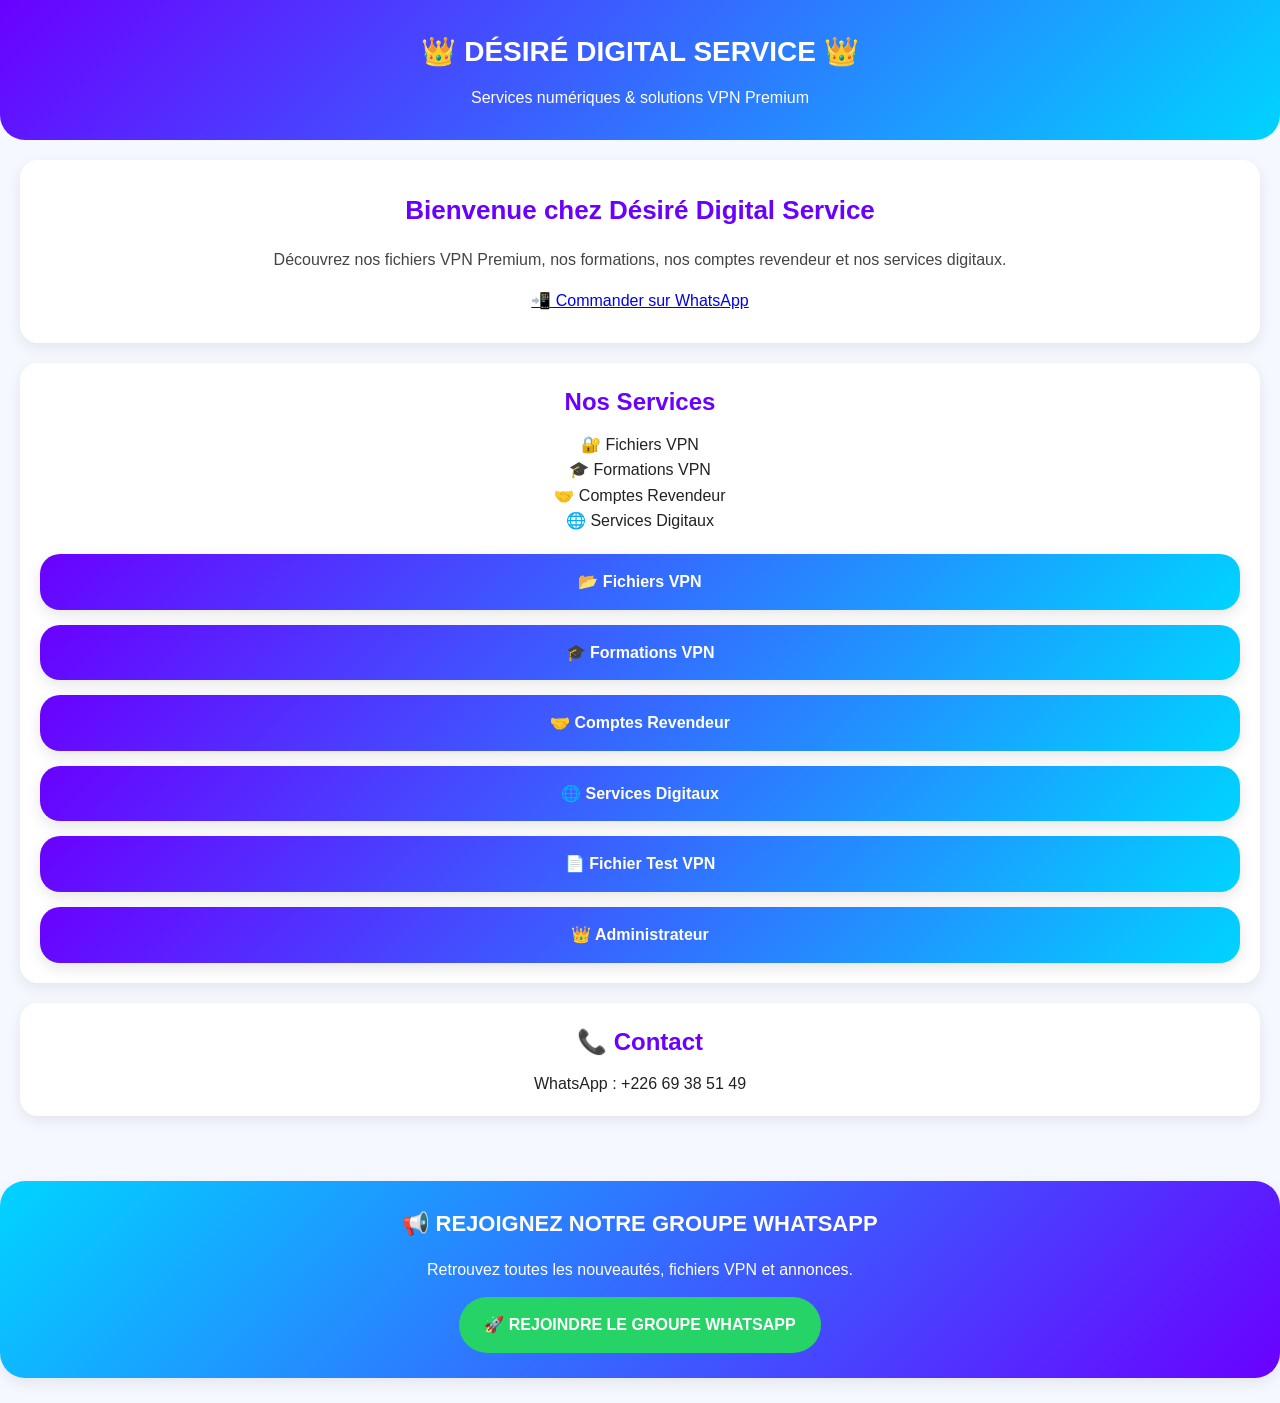
<file: index.html>
<!DOCTYPE html>
<html lang="fr">

<head>

    <meta charset="UTF-8">
    <meta name="viewport" content="width=device-width, initial-scale=1.0">

    <title>Désiré Digital Service</title>

    <link rel="stylesheet" href="style.css">

</head>

<body>

<header>

    <h1>👑 DÉSIRÉ DIGITAL SERVICE 👑</h1>

    <p>Services numériques & solutions VPN Premium</p>

</header>


<main>

    <section class="hero">

        <h2>Bienvenue chez Désiré Digital Service</h2>

        <p>
            Découvrez nos fichiers VPN Premium, nos formations,
            nos comptes revendeur et nos services digitaux.
        </p>

        <a href="https://wa.me/22669385149" class="btn-whatsapp">
            📲 Commander sur WhatsApp
        </a>

    </section>


    <section class="services">

        <h2>Nos Services</h2>

        <p>
            🔐 Fichiers VPN<br>
            🎓 Formations VPN<br>
            🤝 Comptes Revendeur<br>
            🌐 Services Digitaux
        </p>


        <div class="category-menu">

            <a href="services/vpn-pro/index.html">
                📂 Fichiers VPN
            </a>

            <a href="services/formations-pro/index.html">
                🎓 Formations VPN
            </a>

            <a href="services/revendeur-pro/index.html">
                🤝 Comptes Revendeur
            </a>

            <a href="services/digital-pro/index.html">
                🌐 Services Digitaux
          <a href="services/fichier-test-pro/index.html">
    📄 Fichier Test VPN
</a>

        <a href="admin/login.html">
    👑 Administrateur
</a>

    </section>


    <section class="contact">

        <h2>📞 Contact</h2>

        <p>
            WhatsApp : +226 69 38 51 49
        </p>

    </section>

</main>


<div id="whatsapp-container"></div>

<script src="script.js"></script>

<script>
fetch("assets/groupe.html")
.then(response => response.text())
.then(data => {
    document.getElementById("whatsapp-container").innerHTML = data;
});
</script>

</body>

</html>
</file>
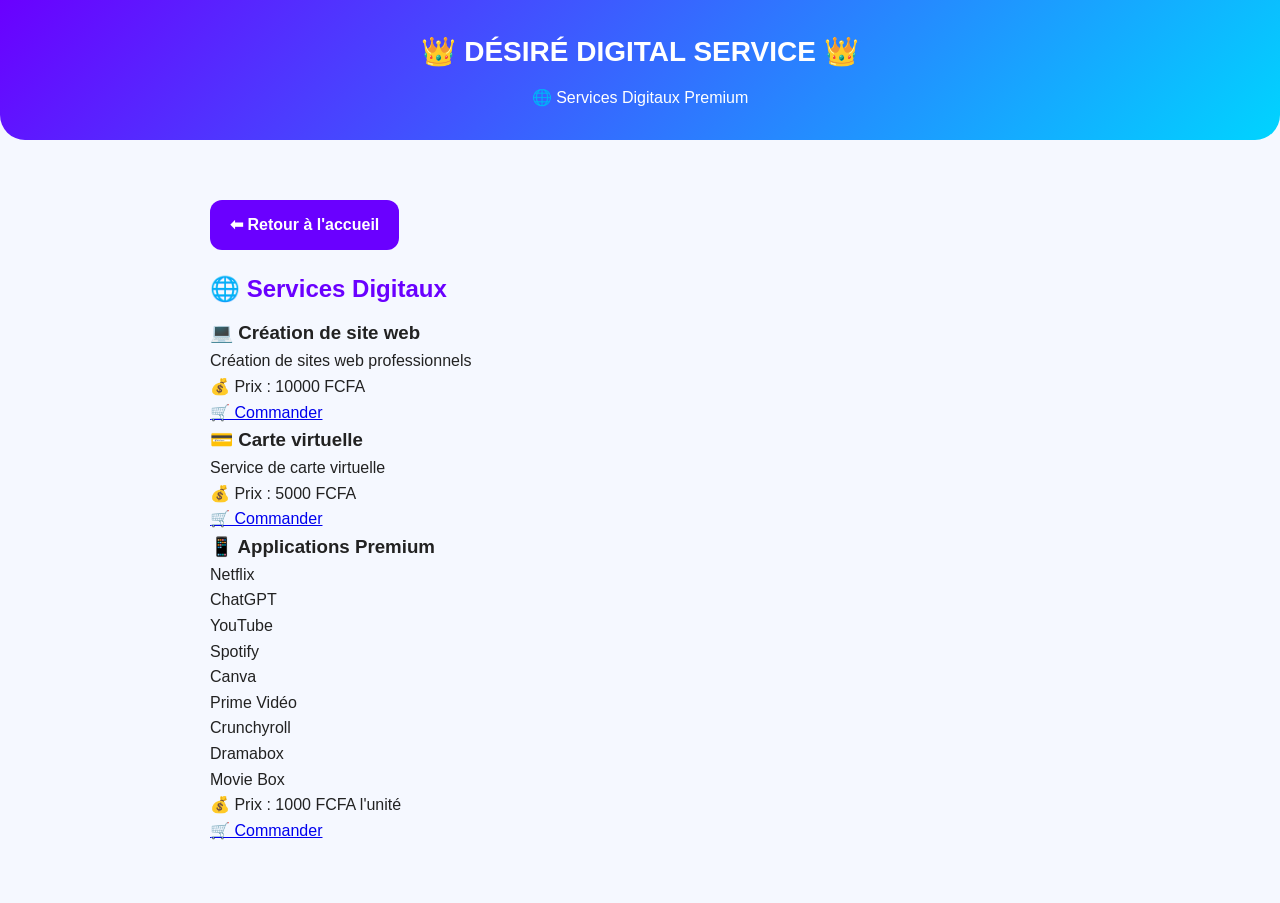
<file: services/digital-pro/index.html>
<!DOCTYPE html>
<html lang="fr">

<head>

<meta charset="UTF-8">
<meta name="viewport" content="width=device-width, initial-scale=1.0">

<title>Services Digitaux | Désiré Digital Service</title>

<link rel="stylesheet" href="../../style.css">

</head>


<body>


<header>

<h1>👑 DÉSIRÉ DIGITAL SERVICE 👑</h1>

<p>🌐 Services Digitaux Premium</p>

</header>



<main class="category-page">


<a href="../../index.html" class="back-btn">
⬅ Retour à l'accueil
</a>


<h2>🌐 Services Digitaux</h2>



<div class="digital-card">

<h3>💻 Création de site web</h3>

<p>Création de sites web professionnels</p>

<p>💰 Prix : 10000 FCFA</p>

<a href="#" onclick="commander('Création de site web'); return false;">
🛒 Commander
</a>

</div>



<div class="digital-card">

<h3>💳 Carte virtuelle</h3>

<p>Service de carte virtuelle</p>

<p>💰 Prix : 5000 FCFA</p>

<a href="#" onclick="commander('Carte virtuelle'); return false;">
🛒 Commander
</a>

</div>



<div class="digital-card">

<h3>📱 Applications Premium</h3>

<p>Netflix</p>

<p>ChatGPT</p>

<p>YouTube</p>

<p>Spotify</p>

<p>Canva</p>

<p>Prime Vidéo</p>

<p>Crunchyroll</p>

<p>Dramabox</p>

<p>Movie Box</p>

<p>💰 Prix : 1000 FCFA l'unité</p>

<a href="#" onclick="commander('Applications Premium'); return false;">
🛒 Commander
</a>

</div>



</main>



<script src="../../assets/config.js"></script>

<script>

if (servicesConfig.digital.status === "Indisponible") {

    document.querySelector(".category-page").innerHTML +=
    "<p style='color:red;text-align:center;'>❌ Service temporairement indisponible</p>";

}

</script>


<script src="../../script.js"></script>


</body>

</html>
</file>
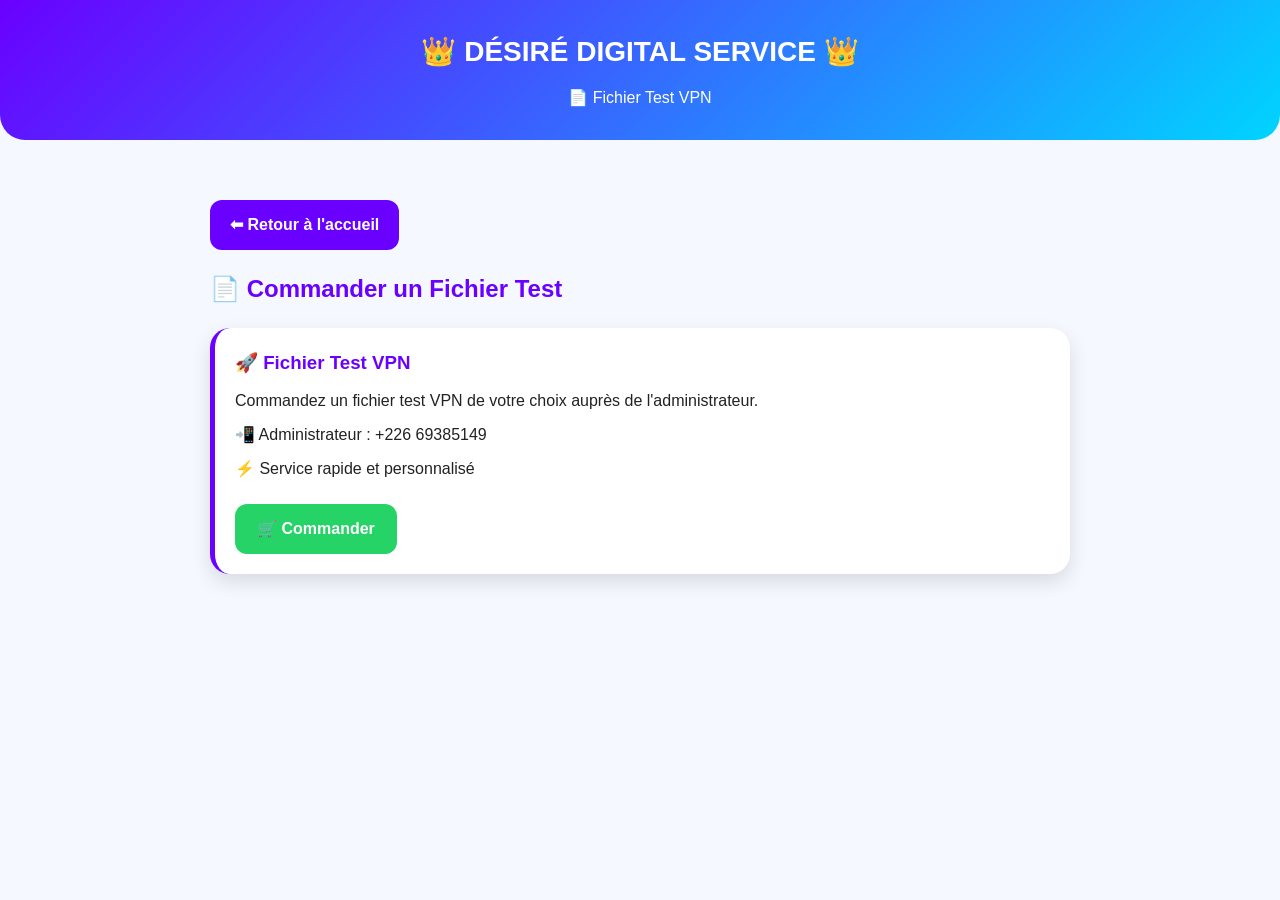
<file: services/fichier-test-pro/index.html>
<!DOCTYPE html>
<html lang="fr">

<head>

<meta charset="UTF-8">
<meta name="viewport" content="width=device-width, initial-scale=1.0">

<title>Fichier Test VPN | Désiré Digital Service</title>

<link rel="stylesheet" href="../../style.css">

</head>


<body>


<header>

<h1>👑 DÉSIRÉ DIGITAL SERVICE 👑</h1>

<p>📄 Fichier Test VPN</p>

</header>



<main class="category-page">


<a href="../../index.html" class="back-btn">
⬅ Retour à l'accueil
</a>


<h2>📄 Commander un Fichier Test</h2>



<div class="vpn-card">


<h3>🚀 Fichier Test VPN</h3>


<p>
Commandez un fichier test VPN de votre choix auprès de l'administrateur.
</p>


<p>
📲 Administrateur : +226 69385149
</p>


<p>
⚡ Service rapide et personnalisé
</p>


<a href="#" onclick="commander('Fichier Test VPN'); return false;">
🛒 Commander
</a>


</div>


</main>



<script src="../../assets/config.js"></script>

<script>

if (servicesConfig.test.status === "Indisponible") {

    document.querySelector(".category-page").innerHTML +=
    "<p style='color:red;text-align:center;'>❌ Service temporairement indisponible</p>";

}

</script>


<script src="../../script.js"></script>


</body>

</html>
</file>
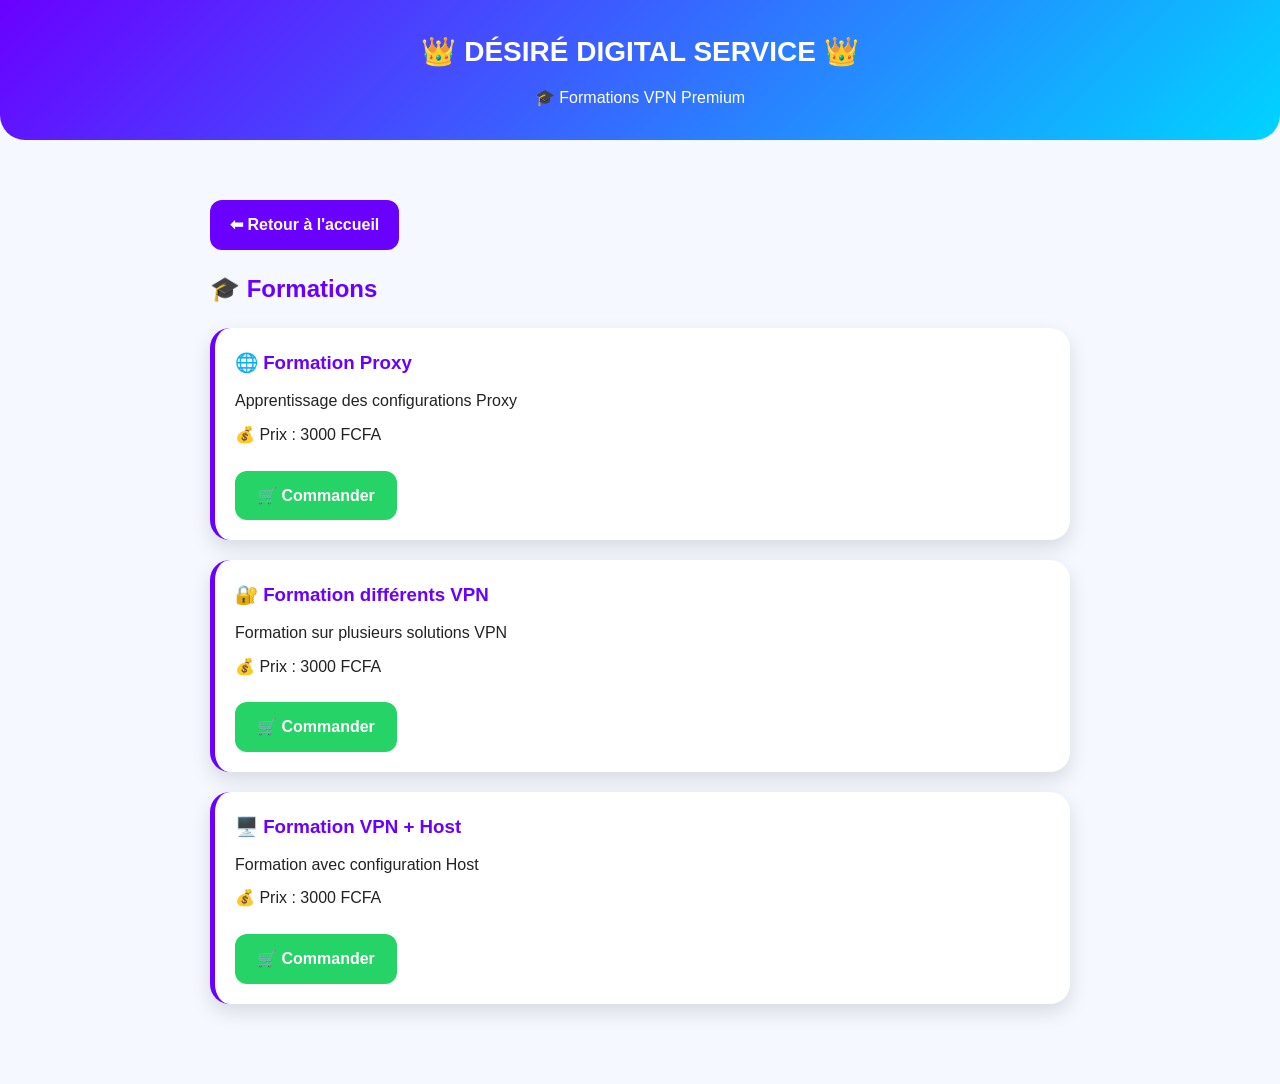
<file: services/formations-pro/index.html>
<!DOCTYPE html>
<html lang="fr">

<head>

<meta charset="UTF-8">
<meta name="viewport" content="width=device-width, initial-scale=1.0">

<title>Formations VPN | Désiré Digital Service</title>

<link rel="stylesheet" href="../../style.css">

</head>


<body>


<header>

<h1>👑 DÉSIRÉ DIGITAL SERVICE 👑</h1>

<p>🎓 Formations VPN Premium</p>

</header>



<main class="category-page">


<a href="../../index.html" class="back-btn">
⬅ Retour à l'accueil
</a>


<h2>🎓 Formations</h2>



<div class="vpn-card">

<h3>🌐 Formation Proxy</h3>

<p>Apprentissage des configurations Proxy</p>

<p>💰 Prix : 3000 FCFA</p>

<a href="#" onclick="commander('Formation Proxy'); return false;">
🛒 Commander
</a>

</div>



<div class="vpn-card">

<h3>🔐 Formation différents VPN</h3>

<p>Formation sur plusieurs solutions VPN</p>

<p>💰 Prix : 3000 FCFA</p>

<a href="#" onclick="commander('Formation différents VPN'); return false;">
🛒 Commander
</a>

</div>



<div class="vpn-card">

<h3>🖥️ Formation VPN + Host</h3>

<p>Formation avec configuration Host</p>

<p>💰 Prix : 3000 FCFA</p>

<a href="#" onclick="commander('Formation VPN + Host'); return false;">
🛒 Commander
</a>

</div>



</main>



<script src="../../assets/config.js"></script>

<script>

if (servicesConfig.formation.status === "Indisponible") {

    document.querySelector(".category-page").innerHTML +=
    "<p style='color:red;text-align:center;'>❌ Service temporairement indisponible</p>";

}

</script>


<script src="../../script.js"></script>


</body>

</html>
</file>
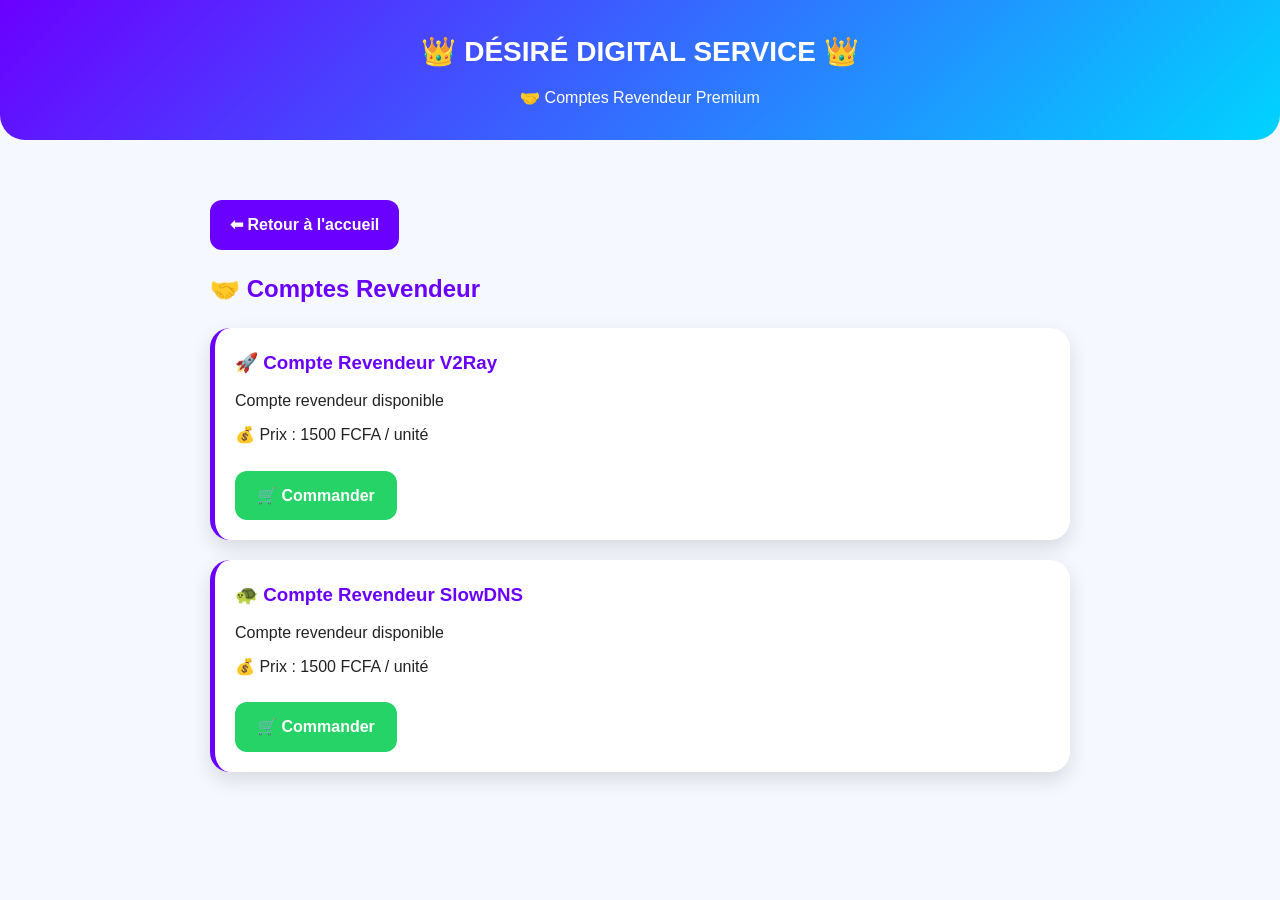
<file: services/revendeur-pro/index.html>
<!DOCTYPE html>
<html lang="fr">

<head>

<meta charset="UTF-8">
<meta name="viewport" content="width=device-width, initial-scale=1.0">

<title>Comptes Revendeur | Désiré Digital Service</title>

<link rel="stylesheet" href="../../style.css">

</head>


<body>


<header>

<h1>👑 DÉSIRÉ DIGITAL SERVICE 👑</h1>

<p>🤝 Comptes Revendeur Premium</p>

</header>



<main class="category-page">


<a href="../../index.html" class="back-btn">
⬅ Retour à l'accueil
</a>


<h2>🤝 Comptes Revendeur</h2>



<div class="vpn-card">

<h3>🚀 Compte Revendeur V2Ray</h3>

<p>Compte revendeur disponible</p>

<p>💰 Prix : 1500 FCFA / unité</p>

<a href="#" onclick="commander('Compte Revendeur V2Ray'); return false;">
🛒 Commander
</a>

</div>



<div class="vpn-card">

<h3>🐢 Compte Revendeur SlowDNS</h3>

<p>Compte revendeur disponible</p>

<p>💰 Prix : 1500 FCFA / unité</p>

<a href="#" onclick="commander('Compte Revendeur SlowDNS'); return false;">
🛒 Commander
</a>

</div>



</main>



<script src="../../assets/config.js"></script>

<script>

if (servicesConfig.revendeur.status === "Indisponible") {

    document.querySelector(".category-page").innerHTML +=
    "<p style='color:red;text-align:center;'>❌ Service temporairement indisponible</p>";

}

</script>


<script src="../../script.js"></script>


</body>

</html>
</file>
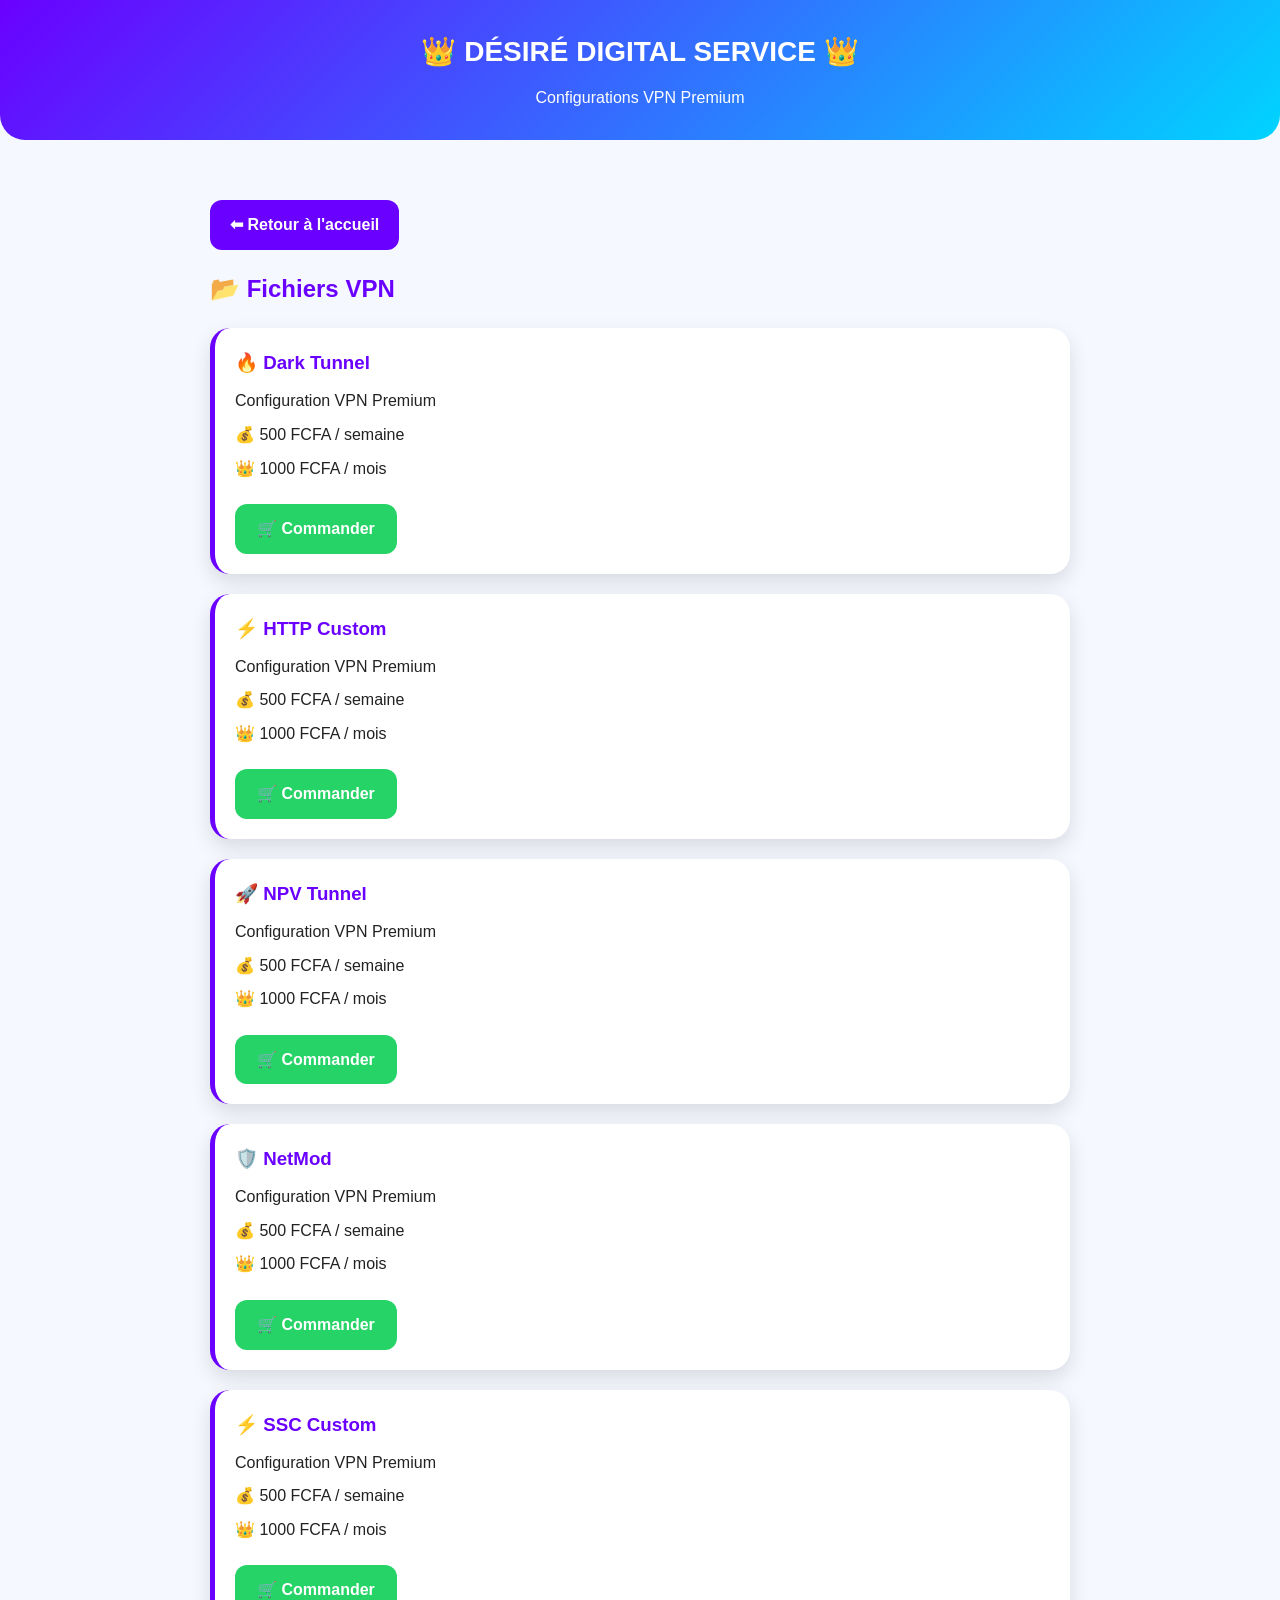
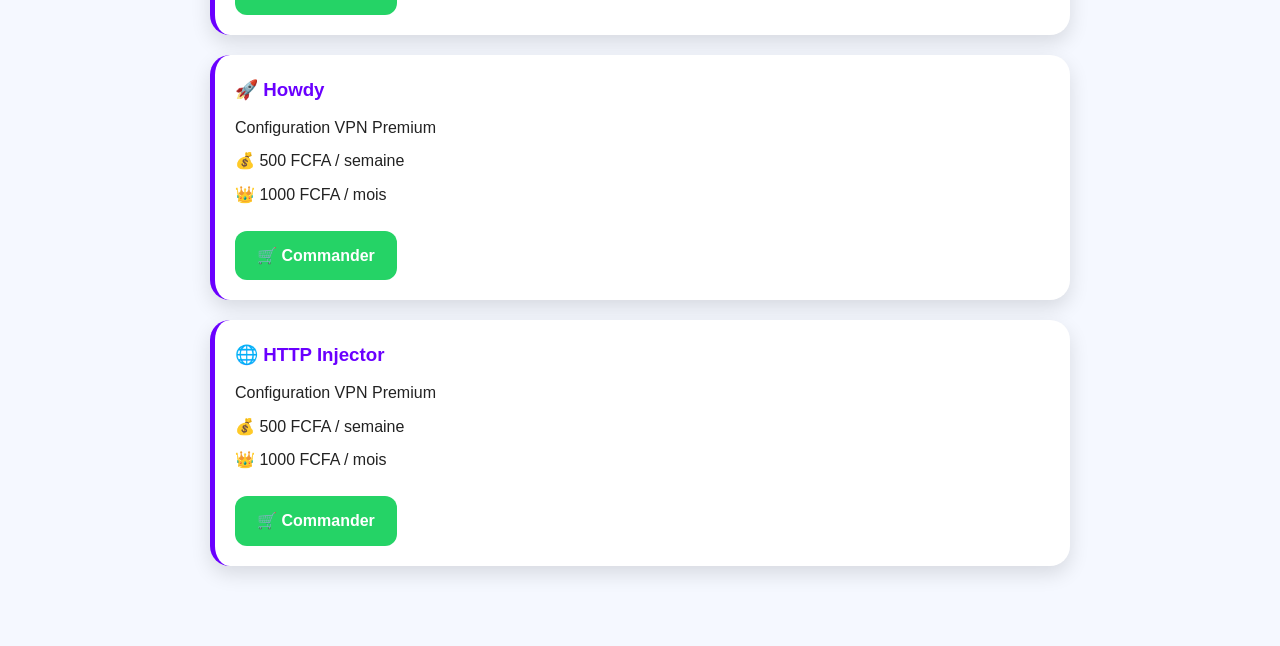
<file: services/vpn-pro/index.html>
<!DOCTYPE html>
<html lang="fr">

<head>

<meta charset="UTF-8">
<meta name="viewport" content="width=device-width, initial-scale=1.0">

<title>Fichiers VPN | Désiré Digital Service</title>

<link rel="stylesheet" href="../../style.css">

</head>


<body>


<header>

<h1>👑 DÉSIRÉ DIGITAL SERVICE 👑</h1>

<p>Configurations VPN Premium</p>

</header>



<main class="category-page">


<a href="../../index.html" class="back-btn">
⬅ Retour à l'accueil
</a>


<h2>📂 Fichiers VPN</h2>



<div class="vpn-card">

<h3>🔥 Dark Tunnel</h3>

<p>Configuration VPN Premium</p>

<p>💰 500 FCFA / semaine</p>

<p>👑 1000 FCFA / mois</p>

<a href="#" onclick="commander('Dark Tunnel'); return false;">
🛒 Commander
</a>

</div>




<div class="vpn-card">

<h3>⚡ HTTP Custom</h3>

<p>Configuration VPN Premium</p>

<p>💰 500 FCFA / semaine</p>

<p>👑 1000 FCFA / mois</p>

<a href="#" onclick="commander('HTTP Custom'); return false;">
🛒 Commander
</a>

</div>




<div class="vpn-card">

<h3>🚀 NPV Tunnel</h3>

<p>Configuration VPN Premium</p>

<p>💰 500 FCFA / semaine</p>

<p>👑 1000 FCFA / mois</p>

<a href="#" onclick="commander('NPV Tunnel'); return false;">
🛒 Commander
</a>

</div>




<div class="vpn-card">

<h3>🛡️ NetMod</h3>

<p>Configuration VPN Premium</p>

<p>💰 500 FCFA / semaine</p>

<p>👑 1000 FCFA / mois</p>

<a href="#" onclick="commander('NetMod'); return false;">
🛒 Commander
</a>

</div>




<div class="vpn-card">

<h3>⚡ SSC Custom</h3>

<p>Configuration VPN Premium</p>

<p>💰 500 FCFA / semaine</p>

<p>👑 1000 FCFA / mois</p>

<a href="#" onclick="commander('SSC Custom'); return false;">
🛒 Commander
</a>

</div>




<div class="vpn-card">

<h3>🚀 Howdy</h3>

<p>Configuration VPN Premium</p>

<p>💰 500 FCFA / semaine</p>

<p>👑 1000 FCFA / mois</p>

<a href="#" onclick="commander('Howdy'); return false;">
🛒 Commander
</a>

</div>




<div class="vpn-card">

<h3>🌐 HTTP Injector</h3>

<p>Configuration VPN Premium</p>

<p>💰 500 FCFA / semaine</p>

<p>👑 1000 FCFA / mois</p>

<a href="#" onclick="commander('HTTP Injector'); return false;">
🛒 Commander
</a>

</div>



</main>



<script src="../../assets/config.js"></script>

<script>

if (servicesConfig.vpn.status === "Indisponible") {

    document.querySelector(".category-page").innerHTML +=
    "<p style='color:red;text-align:center;'>❌ Service temporairement indisponible</p>";

}

</script>


<script src="../../script.js"></script>


</body>

</html>
</file>
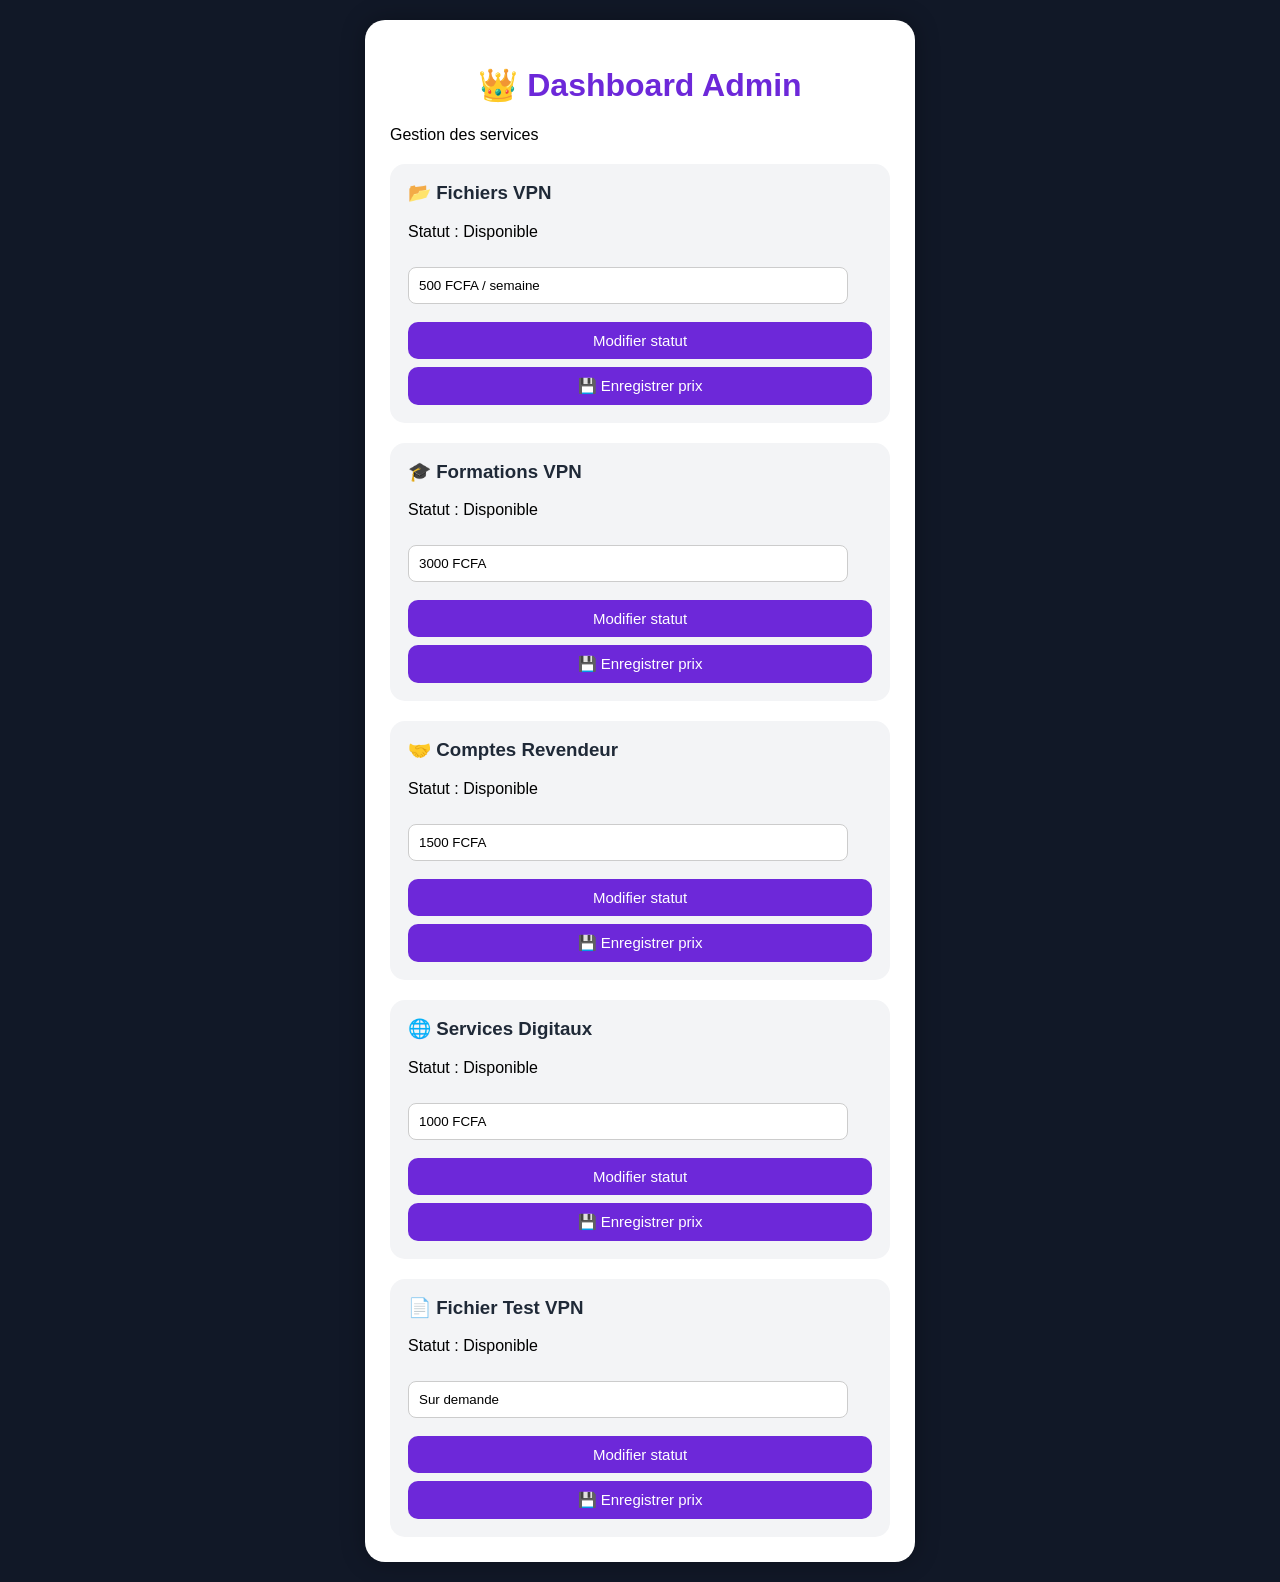
<file: admin/dashboard.html>
<!DOCTYPE html>
<html lang="fr">

<head>

<meta charset="UTF-8">
<meta name="viewport" content="width=device-width, initial-scale=1.0">

<title>Dashboard Admin | Désiré Digital Service</title>

<link rel="stylesheet" href="admin.css">

</head>


<body>

<div class="admin-box">

<h1>👑 Dashboard Admin</h1>

<p>Gestion des services</p>


<div class="admin-card">

<h3>📂 Fichiers VPN</h3>

<p id="vpn-status">Statut : Disponible</p>

<input type="text" id="vpn-price" value="500 FCFA / semaine">

<button onclick="toggleService('vpn-status')">
Modifier statut
</button>

<button onclick="savePrice('vpn-price')">
💾 Enregistrer prix
</button>

</div>



<div class="admin-card">

<h3>🎓 Formations VPN</h3>

<p id="formation-status">Statut : Disponible</p>

<input type="text" id="formation-price" value="3000 FCFA">

<button onclick="toggleService('formation-status')">
Modifier statut
</button>

<button onclick="savePrice('formation-price')">
💾 Enregistrer prix
</button>

</div>



<div class="admin-card">

<h3>🤝 Comptes Revendeur</h3>

<p id="revendeur-status">Statut : Disponible</p>

<input type="text" id="revendeur-price" value="1500 FCFA">

<button onclick="toggleService('revendeur-status')">
Modifier statut
</button>

<button onclick="savePrice('revendeur-price')">
💾 Enregistrer prix
</button>

</div>



<div class="admin-card">

<h3>🌐 Services Digitaux</h3>

<p id="digital-status">Statut : Disponible</p>

<input type="text" id="digital-price" value="1000 FCFA">

<button onclick="toggleService('digital-status')">
Modifier statut
</button>

<button onclick="savePrice('digital-price')">
💾 Enregistrer prix
</button>

</div>



<div class="admin-card">

<h3>📄 Fichier Test VPN</h3>

<p id="test-status">Statut : Disponible</p>

<input type="text" id="test-price" value="Sur demande">

<button onclick="toggleService('test-status')">
Modifier statut
</button>

<button onclick="savePrice('test-price')">
💾 Enregistrer prix
</button>

</div>


</div>


<script src="admin.js"></script>

</body>

</html>
</file>
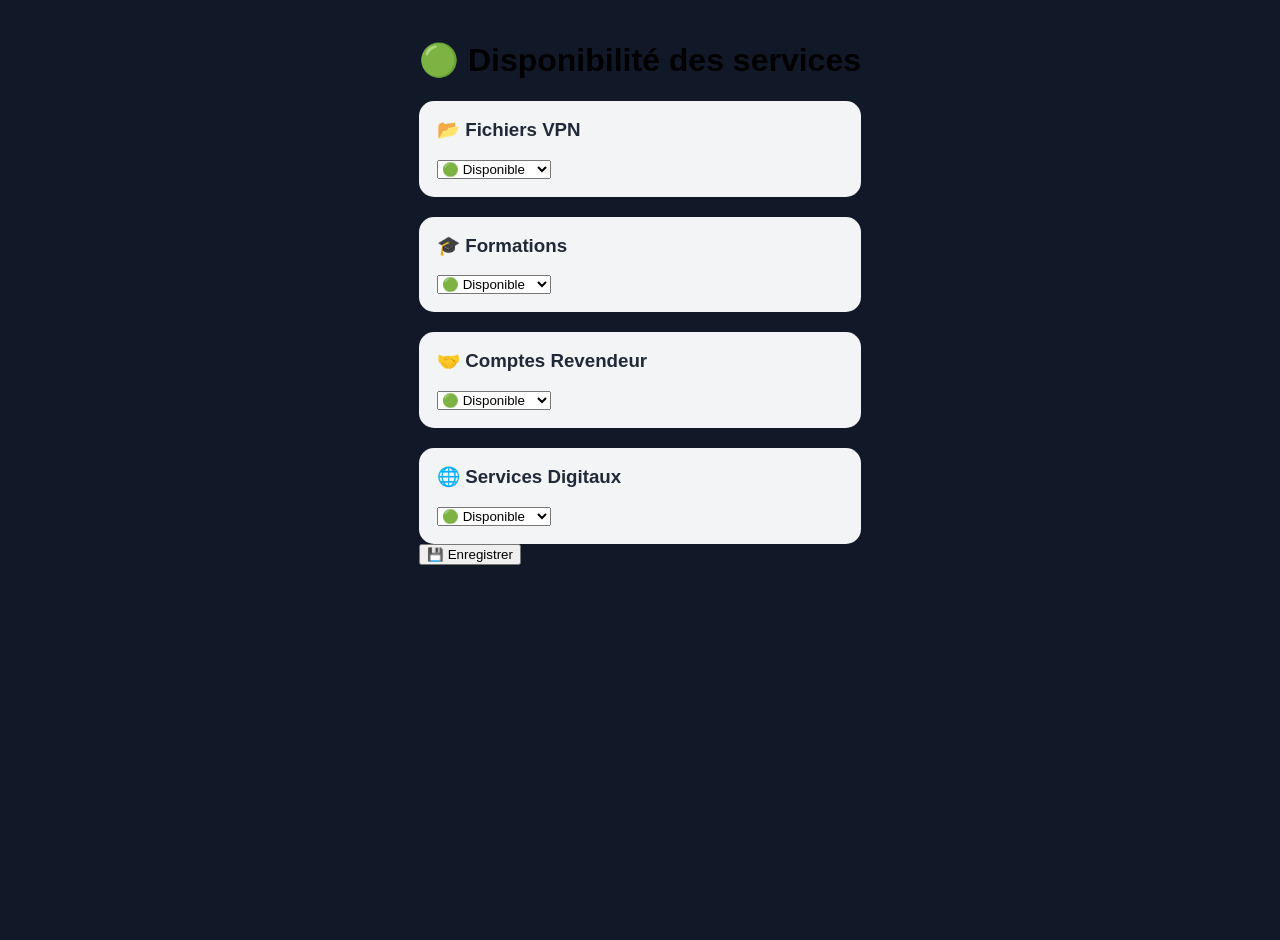
<file: admin/disponibilite.html>
<!DOCTYPE html>
<html lang="fr">

<head>
    <meta charset="UTF-8">
    <meta name="viewport" content="width=device-width, initial-scale=1.0">

    <title>Disponibilité des services</title>

    <link rel="stylesheet" href="admin.css">
</head>


<body>

<div class="dashboard">

    <h1>🟢 Disponibilité des services</h1>


    <div class="admin-card">

        <h3>📂 Fichiers VPN</h3>

        <select>
            <option>🟢 Disponible</option>
            <option>🔴 Indisponible</option>
        </select>

    </div>


    <div class="admin-card">

        <h3>🎓 Formations</h3>

        <select>
            <option>🟢 Disponible</option>
            <option>🔴 Indisponible</option>
        </select>

    </div>


    <div class="admin-card">

        <h3>🤝 Comptes Revendeur</h3>

        <select>
            <option>🟢 Disponible</option>
            <option>🔴 Indisponible</option>
        </select>

    </div>


    <div class="admin-card">

        <h3>🌐 Services Digitaux</h3>

        <select>
            <option>🟢 Disponible</option>
            <option>🔴 Indisponible</option>
        </select>

    </div>


    <button>
        💾 Enregistrer
    </button>


</div>

</body>

</html>
</file>
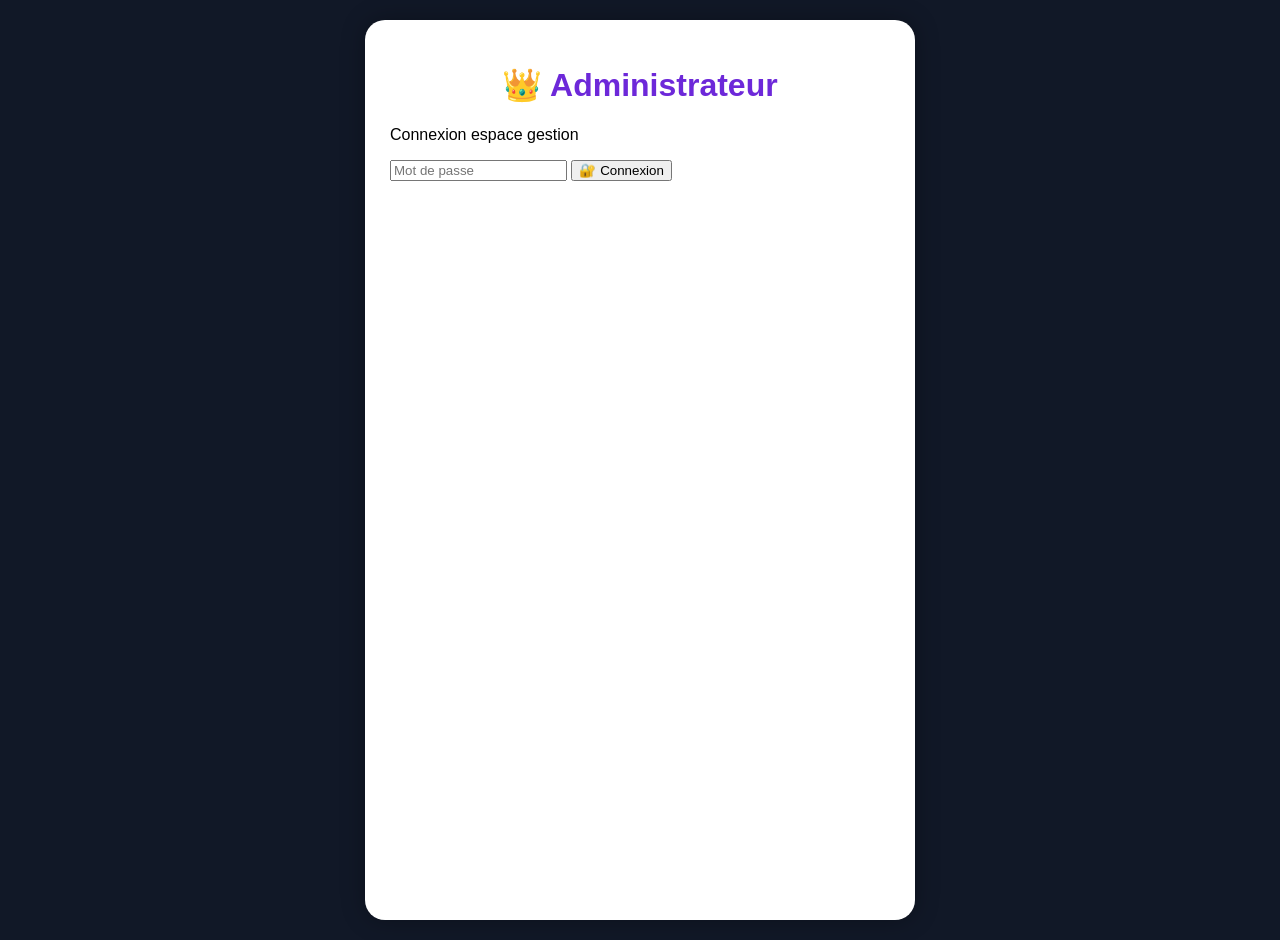
<file: admin/login.html>
<!DOCTYPE html>
<html lang="fr">

<head>

<meta charset="UTF-8">
<meta name="viewport" content="width=device-width, initial-scale=1.0">

<title>Admin | Désiré Digital Service</title>

<link rel="stylesheet" href="admin.css">

</head>


<body>

<div class="admin-box">

<h1>👑 Administrateur</h1>

<p>Connexion espace gestion</p>


<input type="password" id="password" placeholder="Mot de passe">


<button onclick="login()">
🔐 Connexion
</button>


<p id="message"></p>

</div>


<script src="admin.js"></script>

</body>

</html>
</file>
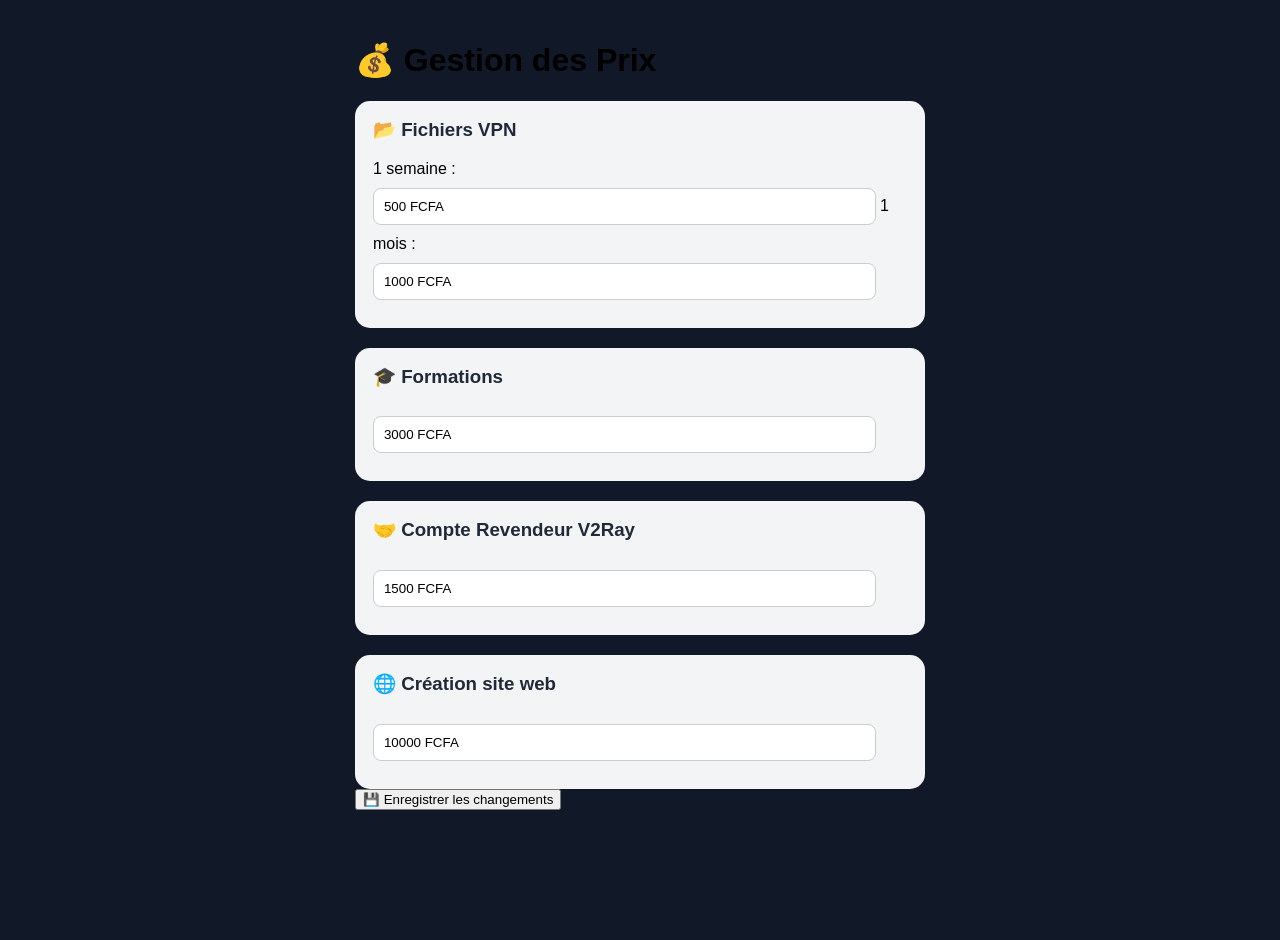
<file: admin/prix.html>
<!DOCTYPE html>
<html lang="fr">

<head>
    <meta charset="UTF-8">
    <meta name="viewport" content="width=device-width, initial-scale=1.0">

    <title>Gestion des Prix</title>

    <link rel="stylesheet" href="admin.css">
</head>


<body>

<div class="dashboard">

    <h1>💰 Gestion des Prix</h1>


    <div class="admin-card">

        <h3>📂 Fichiers VPN</h3>

        <label>1 semaine :</label>
        <input type="text" value="500 FCFA">

        <label>1 mois :</label>
        <input type="text" value="1000 FCFA">

    </div>


    <div class="admin-card">

        <h3>🎓 Formations</h3>

        <input type="text" value="3000 FCFA">

    </div>


    <div class="admin-card">

        <h3>🤝 Compte Revendeur V2Ray</h3>

        <input type="text" value="1500 FCFA">

    </div>


    <div class="admin-card">

        <h3>🌐 Création site web</h3>

        <input type="text" value="10000 FCFA">

    </div>


    <button onclick="enregistrerPrix()">
    💾 Enregistrer les changements
</button>

</div>


<script src="prix.js"></script>

</body>

</html>
</file>
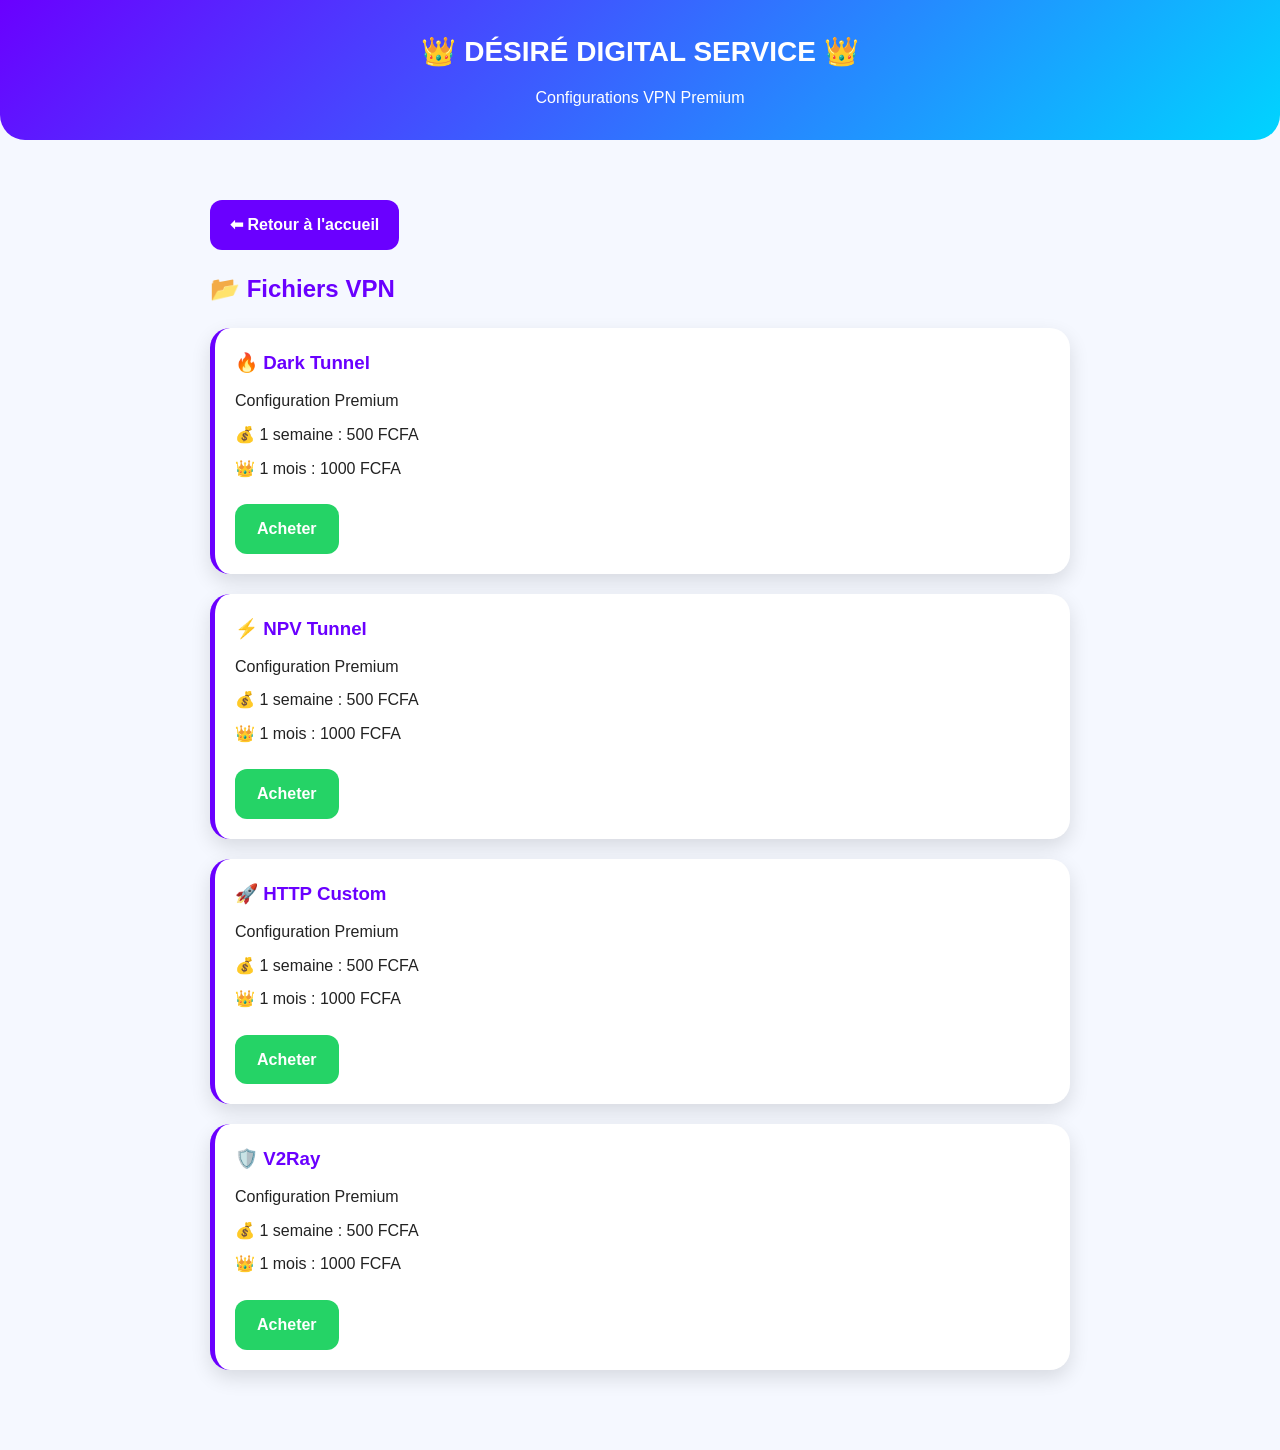
<file: services/vpn/vpn.html>
<!DOCTYPE html>
<html lang="fr">

<head>

<meta charset="UTF-8">
<meta name="viewport" content="width=device-width, initial-scale=1.0">

<title>Fichiers VPN | Désiré Digital Service</title>

<link rel="stylesheet" href="../../style.css">

</head>

<body>

<header>

<h1>👑 DÉSIRÉ DIGITAL SERVICE 👑</h1>

<p>Configurations VPN Premium</p>

</header>


<main class="category-page">

<a class="back-btn" href="../../index.html">
⬅ Retour à l'accueil
</a>

<h2>📂 Fichiers VPN</h2>


<div class="vpn-card">

<h3>🔥 Dark Tunnel</h3>

<p>Configuration Premium</p>

<p>💰 1 semaine : 500 FCFA</p>

<p>👑 1 mois : 1000 FCFA</p>

<a href="#">Acheter</a>

</div>


<div class="vpn-card">

<h3>⚡ NPV Tunnel</h3>

<p>Configuration Premium</p>

<p>💰 1 semaine : 500 FCFA</p>

<p>👑 1 mois : 1000 FCFA</p>

<a href="#">Acheter</a>

</div>


<div class="vpn-card">

<h3>🚀 HTTP Custom</h3>

<p>Configuration Premium</p>

<p>💰 1 semaine : 500 FCFA</p>

<p>👑 1 mois : 1000 FCFA</p>

<a href="#">Acheter</a>

</div>


<div class="vpn-card">

<h3>🛡️ V2Ray</h3>

<p>Configuration Premium</p>

<p>💰 1 semaine : 500 FCFA</p>

<p>👑 1 mois : 1000 FCFA</p>

<a href="#">Acheter</a>

</div>

</main>

</body>

</html>
</file>
<file: style.css>
* {
    margin: 0;
    padding: 0;
    box-sizing: border-box;
}

body {
    font-family: Arial, sans-serif;
    background: #f5f8ff;
    color: #222;
    line-height: 1.6;
}

header {
    background: linear-gradient(135deg, #6a00ff, #00d4ff);
    color: white;
    text-align: center;
    padding: 30px 15px;
    border-radius: 0 0 25px 25px;
}

header h1 {
    font-size: 28px;
    font-weight: bold;
}

header p {
    margin-top: 10px;
    font-size: 16px;
}

main {
    padding: 20px;
}

section {
    background: white;
    margin-bottom: 20px;
    padding: 20px;
    border-radius: 18px;
    box-shadow: 0 5px 15px rgba(0,0,0,0.08);
}

h2 {
    color: #6a00ff;
    margin-bottom: 10px;
}

footer {
    text-align: center;
    padding: 20px;
    color: #666;
}
.hero {
    text-align: center;
    padding: 30px 20px;
}

.hero h2 {
    font-size: 26px;
    color: #6a00ff;
}

.hero p {
    margin: 15px 0;
    color: #444;
}

.btn {
    display: inline-block;
    margin-top: 15px;
    padding: 12px 25px;
    background: #25d366;
    color: white;
    text-decoration: none;
    border-radius: 30px;
    font-weight: bold;
}

.btn:hover {
    opacity: 0.8;
}

.services,
.contact {
    text-align: center;
}
.vpn-container {
    text-align: center;
}

.vpn-card {
    background: #ffffff;
    margin: 20px 0;
    padding: 20px;
    border-radius: 20px;
    box-shadow: 0 5px 15px rgba(0,0,0,0.08);
    border-left: 5px solid #6a00ff;
}

.vpn-card h3 {
    color: #6a00ff;
    margin-bottom: 10px;
}

.vpn-card p {
    margin: 8px 0;
}

.vpn-card a {
    display: inline-block;
    margin-top: 15px;
    padding: 12px 25px;
    background: #25d366;
    color: white;
    text-decoration: none;
    border-radius: 30px;
    font-weight: bold;
}
.category-menu {
    display: flex;
    flex-direction: column;
    gap: 15px;
    margin-top: 20px;
}

.category-menu a {
    display: block;
    padding: 15px;
    background: linear-gradient(135deg, #6a00ff, #00d4ff);
    color: white;
    text-decoration: none;
    border-radius: 20px;
    text-align: center;
    font-weight: bold;
    box-shadow: 0 5px 15px rgba(0,0,0,0.10);
}

.category-menu a:hover {
    transform: scale(1.03);
}
.whatsapp-group {
    text-align: center;
    margin: 25px 0;
    padding: 25px;
    background: linear-gradient(135deg, #00d4ff, #6a00ff);
    color: white;
    border-radius: 25px;
}

.whatsapp-group h2 {
    color: white;
    font-size: 22px;
}

.whatsapp-group p {
    margin: 15px 0;
}

.whatsapp-group a {
    display: inline-block;
    padding: 15px 25px;
    background: #25d366;
    color: white;
    text-decoration: none;
    border-radius: 30px;
    font-weight: bold;
}
.category-page{
    max-width:900px;
    margin:40px auto;
    padding:20px;
}

.back-btn{
    display:inline-block;
    margin-bottom:20px;
    padding:12px 20px;
    background:#6a00ff;
    color:#fff;
    text-decoration:none;
    border-radius:12px;
    font-weight:bold;
}

.back-btn:hover{
    background:#4d00c9;
}

.vpn-card{
    background:#ffffff;
    border-radius:20px;
    padding:20px;
    margin:20px 0;
    box-shadow:0 8px 20px rgba(0,0,0,.12);
    transition:.3s;
}

.vpn-card:hover{
    transform:translateY(-5px);
}

.vpn-card h3{
    color:#6a00ff;
    margin-bottom:10px;
}

.vpn-card p{
    margin:8px 0;
}

.vpn-card a{
    display:inline-block;
    margin-top:15px;
    padding:12px 22px;
    background:#25D366;
    color:#fff;
    text-decoration:none;
    border-radius:12px;
    font-weight:bold;
}
</file>
<file: admin/admin.css>
body {

    margin: 0;
    min-height: 100vh;
    background: #111827;
    font-family: Arial, sans-serif;
    display: flex;
    justify-content: center;
    padding: 20px;

}


.admin-box {

    width: 95%;
    max-width: 500px;
    background: white;
    padding: 25px;
    border-radius: 20px;
    box-shadow: 0 0 25px rgba(0,0,0,0.3);

}


.admin-box h1 {

    text-align: center;
    color: #6d28d9;

}


.admin-card {

    background: #f3f4f6;
    margin-top: 20px;
    padding: 18px;
    border-radius: 15px;

}


.admin-card h3 {

    margin-top: 0;
    color: #1f2937;

}


.admin-card input {

    width: 90%;
    padding: 10px;
    margin: 10px 0;
    border-radius: 8px;
    border: 1px solid #ccc;

}


.admin-card button {

    width: 100%;
    margin-top: 8px;
    padding: 10px;
    border: none;
    border-radius: 10px;
    background: #6d28d9;
    color: white;
    font-size: 15px;

}


.admin-card button:hover {

    opacity: 0.8;

}
</file>
